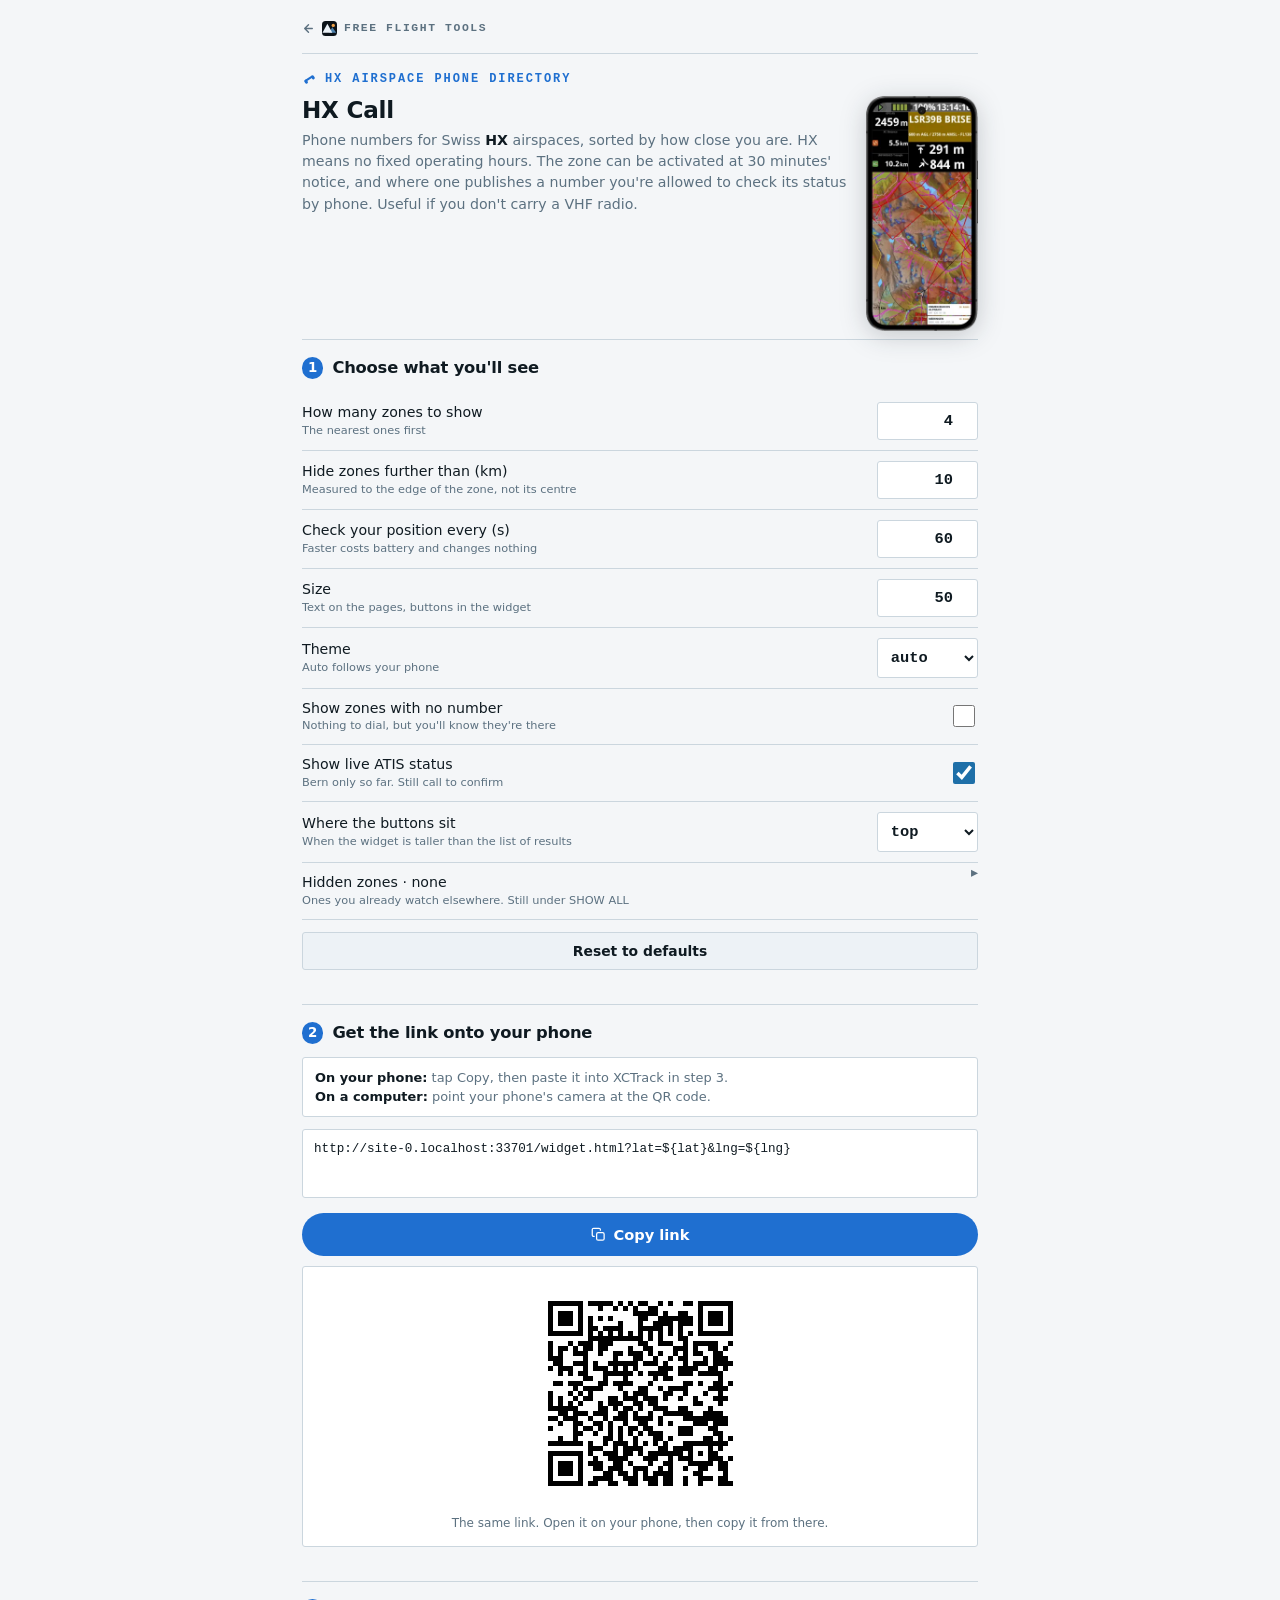
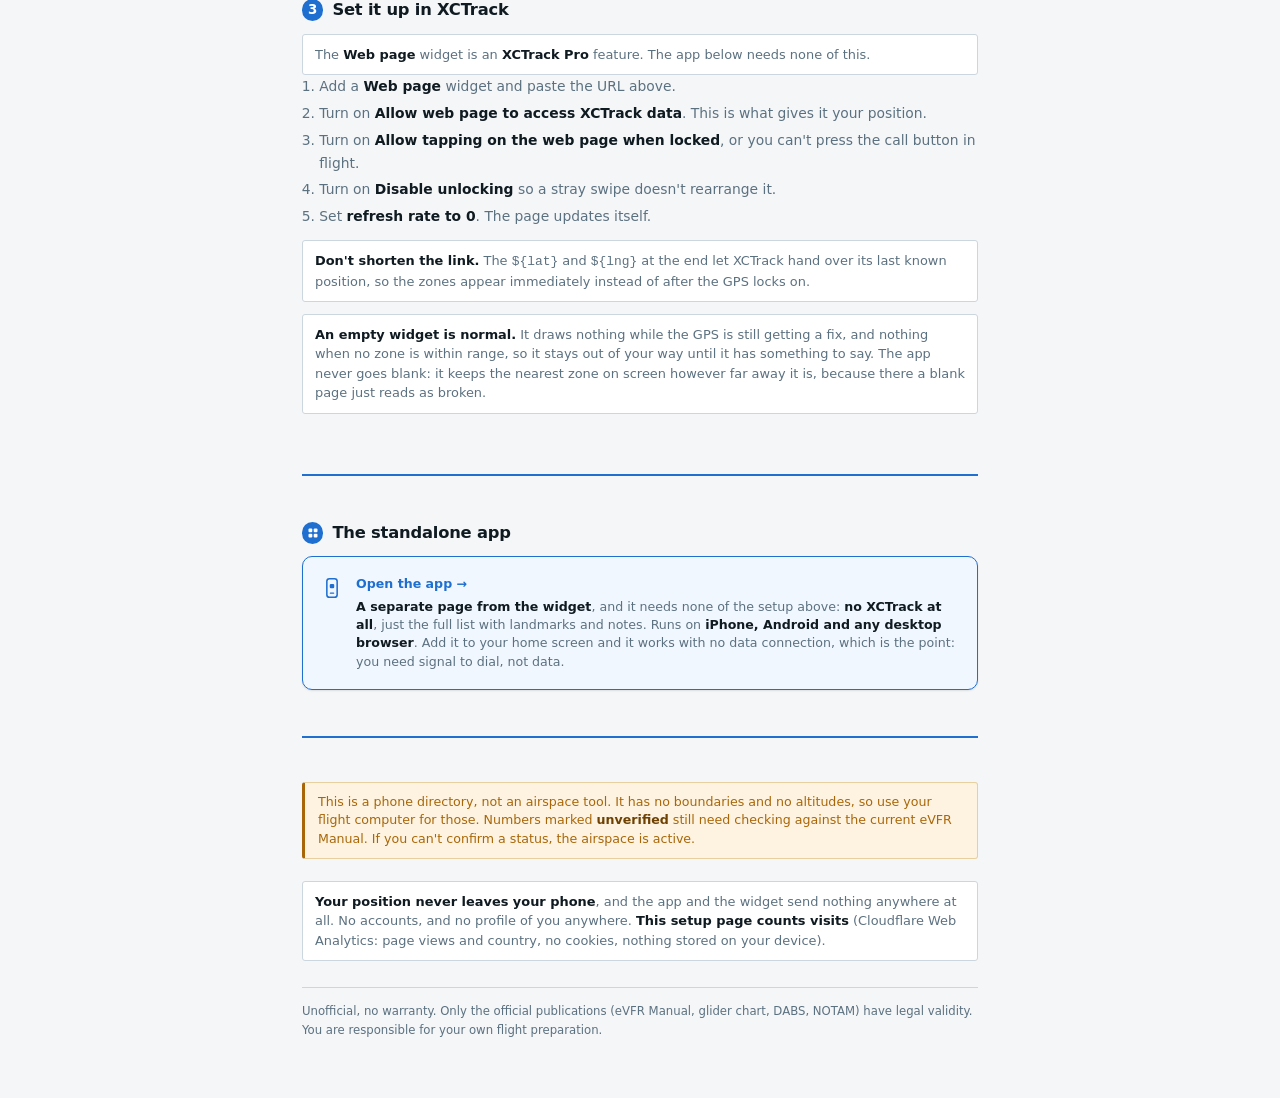
<file: index.html>
<!DOCTYPE html>
<html lang="en">
<head>
<meta charset="utf-8">
<meta name="viewport" content="width=device-width,initial-scale=1,viewport-fit=cover">
<meta name="theme-color" content="#0A1116">
<title>HX Call: Swiss HX airspace phone directory</title>
<link rel="manifest" href="manifest.webmanifest">
<link rel="icon" type="image/svg+xml" href="icon.svg">
<link rel="apple-touch-icon" href="icon-180.png">

<!-- Social preview. See the note in app.html. Regenerate with tools/og-card.html. -->
<meta name="description" content="Phone numbers for Swiss HX airspaces, sorted by how close you are. Needs no data connection.">
<meta property="og:type" content="website">
<meta property="og:site_name" content="Free Flight Tools">
<meta property="og:title" content="HX Call: is that airspace on?">
<meta property="og:description" content="Swiss HX zones activate at 30 minutes' notice. This finds the recorded line that says whether one is active.">
<meta property="og:url" content="https://freeflight-tools.github.io/hx-call/">
<meta property="og:image" content="https://freeflight-tools.github.io/hx-call/og-hxcall.png">
<meta property="og:image:width" content="1200">
<meta property="og:image:height" content="630">
<meta property="og:image:alt" content="HX Call showing the nearest Swiss HX airspaces and their phone numbers.">
<meta name="twitter:card" content="summary_large_image">

<link rel="stylesheet" href="hx/base.css">
<style>
body{background:var(--ink);padding:0 0 40px}
/* the column follows ?size= like everything else on the page. It was a fixed
   640px, so at size=100 the type doubled inside a column that did not move. */
.wrap{max-width:calc(640px * var(--scale));margin:0 auto;padding:20px 14px}
h1{margin:0 0 4px;font-size:1.5em;letter-spacing:-.01em}
.sub{margin:0 0 20px;color:var(--dim);font-size:.92em;line-height:1.5}
.sub b{color:var(--fg)}
button{font:600 .9em var(--sans);cursor:pointer}
/* ── section heads ───────────────────────────────────────────────────
   Same as the Windmap setup page. These were .82em uppercase in --dim, which
   is kicker styling: fine for a label, too quiet for the thing a pilot
   scrolls to find. Now full size, in --fg, and each one OPENS WITH A RULE so
   the previous section visibly ends rather than just stopping. The rule is
   the same hairline as the header strip and the footer.

   The numbered ones carry a badge instead of the words "Step 1:". The number
   is the part that gets scanned, so it should not be buried in a sentence.
   The app section takes an APP GRID rather than a number, so it is legible as
   "not a step" before a word of it is read. (Windmap also has a STAR, for its
   bonus step; this page has no such section.) */
h2{
  margin:34px 0 12px;padding-top:17px;border-top:1px solid var(--rule);
  display:flex;align-items:center;gap:9px;
  font-size:1.06em;font-weight:700;letter-spacing:-.012em;
  text-transform:none;color:var(--fg);
}
h2 .n{
  flex:none;width:1.6em;height:1.6em;border-radius:50%;
  display:flex;align-items:center;justify-content:center;
  background:var(--accent);color:var(--on-accent);
  font:700 .82em/1 var(--sans);letter-spacing:0;
}
/* `display:block` because an inline SVG sits on the text baseline and would
   push itself below centre inside the circle. */
h2 .n svg{display:block}

/* The app is not step 4, and with the same heading treatment as the steps it
   read as one. `.apart` ends the sequence: a full band of space, then a rule
   in the accent rather than the hairline, so the eye registers a different
   kind of boundary before it reads a word. The badge helps too, an app grid
   where the steps have numbers and the bonus step has a star, but spacing is
   what actually does the work here. */
h2.apart{
  margin-top:60px;padding-top:46px;
  border-top:2px solid var(--accent);
}

/* ── the widget in flight, in the header ──────────────────────────────
   FLOATED RIGHT, so the intro wraps round it rather than sitting in a
   column beside it: at 340px a two-column header leaves the prose about
   190px and every line breaks twice. Right rather than left so the text
   keeps the page's left margin, which every other block on the page
   starts from, and the eye is not asked to step in and out again.

   Small on purpose. The family page sells with a 330px phone; by the time
   a reader is here they have already chosen, and the picture only has to
   answer "what does it actually look like". 112px displayed from a 140px
   file, so it stays sharp on a 1.25x screen without carrying a 2x asset.

   `h2{clear:both}` matters: without it a section rule draws straight
   across the phone whenever the intro is shorter than the image. */
.shot{float:right;width:112px;margin:2px 0 8px 18px}
/* On a phone the float is competing for the same line. 112px leaves about
   200px of prose at 340px wide, roughly 28 characters, so it steps down. */
@media (max-width:430px){ .shot{width:92px;margin-left:14px} }
.shot img{display:block;width:100%;height:auto;border-radius:3px;
  filter:drop-shadow(0 5px 13px rgba(15,26,33,.20))}
@media (prefers-color-scheme:dark){:root:not([data-theme="light"]) .shot img{
  filter:drop-shadow(0 5px 15px rgba(0,0,0,.6))}}
[data-theme="dark"] .shot img{filter:drop-shadow(0 5px 15px rgba(0,0,0,.6))}
h2{clear:both}

/* ── family styling ──────────────────────────────────────────────────
   Follows freeflight-tools.github.io, where each tool owns one colour and
   the band is where that colour lives: HX Call the blue of its handset,
   Windmap the amber of its own arrow. Here that is the kicker above the
   title and the action the page exists for.

   This tool's accent happens to be the blue `--chart` already is, so unlike
   the Windmap setup page nothing changes hue. It is still declared as its
   own token, because `--chart` means "the colour data is drawn in" and the
   two are only coincidentally equal.

   Declared on bare :root FIRST and then again in both dark blocks, so no
   colour has its only definition inside a media query. Same rule base.css
   follows. */
:root{--accent:#1F6FD0;--on-accent:#FFFFFF;--wash:#F1F7FE;--wash-hi:#E2EEFB;--wash-line:#CDE0F6}
@media (prefers-color-scheme:dark){:root:not([data-theme="light"]){
  --accent:#6DB0F2;--on-accent:#06121F;--wash:#0B1622;--wash-hi:#102232;--wash-line:#1F3B57}}
[data-theme="dark"]{--accent:#6DB0F2;--on-accent:#06121F;--wash:#0B1622;--wash-hi:#102232;--wash-line:#1F3B57}

/* ── breadcrumb ───────────────────────────────────────────────────────
   The way back to the family page, moved up from the footer. It can sit at
   the top NOW because the page no longer opens on a button: "a second link
   at the top competes with the single primary action" was the whole reason
   it was pushed into the footer, and there is no longer a primary action up
   here to compete with.

   Dim, not accent, and it has to stay that way: the kicker directly below is
   the accent, and two coloured mono lines stacked read as one confused
   heading rather than as a trail and a label. Slightly smaller and less
   tracked than the kicker for the same reason.

   A RULE UNDER IT, not just a margin. It mirrors the one above the footer,
   so the page is bracketed the same way at both ends, and it makes the
   breadcrumb a header strip rather than a stray line crowding the kicker.
   The border is on the wrapper and NOT on the anchor: an `a` set to
   `display:flex` is block-level, which would stretch the tap target across
   the whole column and navigate on a tap far to the right of the words.
   `inline-flex` keeps the target on the words. */
.top{margin:0 0 18px;padding-bottom:11px;border-bottom:1px solid var(--rule)}
.crumb{display:inline-flex;align-items:center;gap:7px;
  font:600 .74em/1 var(--mono);letter-spacing:.14em;text-transform:uppercase;
  color:var(--dim);text-decoration:none}
.crumb svg{flex:none}
@media (hover:hover) and (pointer:fine){ .crumb:hover{color:var(--fg)} }

/* The kicker from the family page's tool bands, with the same handset glyph.
   `em`-based rather than the family page's fixed 11px, so it still follows
   ?size= like the rest of this page. The trailing translate(0 -24) centres
   the handset before it is rotated: its own box is 248x96 centred on (0,24),
   so rotating about the origin throws it off the viewBox. */
.eyebrow{margin:0 0 7px;display:flex;align-items:center;gap:8px;
  font:600 .78em/1 var(--mono);letter-spacing:.16em;text-transform:uppercase;
  color:var(--accent)}
.eyebrow svg{flex:none}
/* The GTranslate switcher is position:fixed at top:12px right:12px, and the
   kicker is now the first line on the page. The kicker runs ~260px and the
   switcher's left edge is at width-84 with "EN" (wider in a language with a
   longer native name), so the two collide below ~372px. Start the page under
   the switcher there rather than beside it: a wrapped two-line kicker in
   letterspaced uppercase looks far worse than 32px of space, and if the CDN
   is unreachable the only cost is that space. */
@media (max-width:380px){ .wrap{padding-top:52px} }

/* ── the thing you can open ───────────────────────────────────────────
   A CARD, not a stadium. The stadium marks the one action a page exists
   for, which on both pages is Copy link. Identical component on the Windmap
   setup page. It carries the tool's own wash rather than the neutral panel
   every other box uses, so the one thing here that OPENS something does not
   read as another note. The wash is the tool's band colour from the family
   page. */
.pick{display:grid;gap:10px;margin:0}
.pick a{display:flex;gap:13px;align-items:flex-start;padding:18px 18px;
  background:var(--wash);border:1px solid var(--accent);border-radius:10px;
  text-decoration:none;color:var(--fg);box-shadow:var(--shadow)}
.pick svg{flex:none;color:var(--accent);margin-top:2px}
.pick span{display:block;font-size:.82em;color:var(--dim);line-height:1.45}

/* The app card and the two boxes under it are all tinted rounded rectangles,
   so the card read as the first of three notes rather than as the one thing
   there you can open. Two changes, both small:

   `.pick a` takes a border in the ACCENT rather than the wash line, which is
   the one thing none of the notes has. `.warn` has an amber left bar, so a
   left bar here would have made them MORE alike, not less.

   `hr.sep` ends the section, and it is the SAME 2px accent rule that h2.apart
   opens it with, at the same 30px remove, so the app sits inside a matched
   pair rather than between a heavy rule and a stray hairline. The disclaimers
   have no heading of their own, so without this the section ran into them.

   Read the four gaps as INSIDE and OUTSIDE the pair of rules. Inside is the
   section's own padding, 46px at each end, which is what keeps the heading and
   the card off the rules. Outside is its margin: 60px above, 44px below. The
   band above is the larger because that is where the numbered sequence ends,
   which is the boundary a reader is most likely to misread.

   `hr.sep`'s margin-TOP is inner padding and its margin-BOTTOM is outer
   margin, which is easy to misread as one number doing one job. The 44px also
   wins the margin collapse against `.warn`'s own 24px, so changing `.warn`
   will not move it. */
hr.sep{border:0;border-top:2px solid var(--accent);margin:46px 0 44px}
/* FIRST-CHILD, not every `b`. The blurb uses `b` for inline emphasis, and an
   unscoped rule turned those into accent-coloured block elements that broke
   the sentence into pieces around them. */
.pick span > b:first-child{display:block;font-size:1em;margin-bottom:4px;color:var(--accent)}
.pick span b{color:var(--fg)}

.field{display:flex;align-items:center;gap:10px;padding:10px 0;border-bottom:1px solid var(--rule)}
.field label{flex:1;min-width:0;font-size:.92em}
.field label small{display:block;color:var(--dim);font-size:.8em;line-height:1.4}
.field input[type=number],.field select{
  width:calc(92px * var(--scale));padding:9px;background:var(--panel);color:var(--fg);
  border:1px solid var(--rule);border-radius:3px;
  font:600 1em var(--mono);text-align:right;
}
/* Enums size to their longest option, capped so a long one cannot crowd the
   label off a narrow phone. Same rule as the Windmap setup page, where a
   fixed width clipped "bottom-right" to "bottom-". */
.field select{text-align:left;width:auto;min-width:calc(92px * var(--scale));max-width:45%}
.field input[type=checkbox]{width:22px;height:22px;flex:none;accent-color:var(--chart)}

/* the hide list: collapsed, so thirteen zones cost one row until wanted */
.field.set{display:block;position:relative}
.field.set > summary{list-style:none;cursor:pointer;font-size:.92em;display:block}
.field.set > summary::-webkit-details-marker{display:none}
.field.set > summary::after{content:"▸";position:absolute;right:0;top:0;color:var(--dim)}
.field.set[open] > summary::after{content:"▾"}
.field.set small{display:block;color:var(--dim);font-size:.8em}
.setlist{display:flex;flex-direction:column;gap:9px;padding:12px 0 2px}
.setlist label{display:flex;align-items:center;gap:9px;font-size:.88em;line-height:1.25}
.setlist input{width:20px;height:20px;flex:none;accent-color:var(--chart)}
.setlist i{font-style:normal;color:var(--dim);font-size:.78em;margin-left:auto;flex:none}

#reset{
  width:100%;padding:10px;margin-top:12px;background:var(--panel-hi);
  border:1px solid var(--rule);border-radius:3px;color:var(--fg);
}
#url{
  width:100%;padding:11px;margin-top:12px;background:var(--panel);color:var(--fg);
  border:1px solid var(--rule);border-radius:3px;
  font:400 .82em var(--mono);word-break:break-all;resize:none;
}
/* The one action the page exists for, and the only stadium on it: the
   family page uses that shape for the single action per band. `#reset`
   stays a neutral panel button, since it undoes work rather than advancing
   it. White text in both palettes: the dark accent is light enough that the
   family page flips its CTA text to near-black there, and it does the same
   here. */
#copy{
  width:100%;padding:13px;margin-top:8px;background:var(--accent);border:0;
  border-radius:999px;color:var(--on-accent);font:700 .95em var(--sans);
}
/* the icon + label row. `#copy` sets its own text through the span, never
   through the button's textContent, which would wipe the two SVGs. */
#copy{display:flex;align-items:center;justify-content:center;gap:8px}
#copy svg{flex:none}
#copy .ic-ok{display:none}
#copy.ok .ic-copy{display:none}
#copy.ok .ic-ok{display:block}

/* The code stays dark-on-white in both themes: plenty of scanners refuse an
   inverted symbol, and this one exists to be read by a phone camera. */
.qr{
  margin-top:10px;padding:14px;display:flex;flex-direction:column;
  align-items:center;gap:9px;background:var(--panel);
  border:1px solid var(--rule);border-radius:3px;
}
.qr canvas{display:block;border-radius:2px;image-rendering:pixelated}
.qr small{color:var(--dim);font-size:.78em;line-height:1.4;text-align:center}
ol{margin:0;padding-left:1.25em;font-size:.9em;line-height:1.65;color:var(--dim)}
ol b{color:var(--fg)}
ol li{margin-bottom:4px}
.note{
  margin:12px 0 0;padding:10px 12px;background:var(--panel);
  border:1px solid var(--rule);border-radius:3px;
  color:var(--dim);font-size:.84em;line-height:1.5;
}
.note b{color:var(--fg)}
/* A 3px left bar in the full amber, as on the family page. Without it this
   box is a tinted rounded rectangle, which is exactly what the app card
   above it is: on the Windmap page both washes are warm and the two read
   as a pair. The bar makes one of them a warning at a glance. */
.warn{margin:24px 0 0;padding:10px 12px 10px 13px;background:var(--amber-bg);
  border:1px solid var(--amber-line);border-left:3px solid var(--amber);
  border-radius:3px;color:var(--amber);font-size:.82em;line-height:1.45}
/* Emphasis inside an amber panel has to move with the theme. On the Windmap
   pages a hardcoded dark-theme tint put the safety warning's bold words at
   roughly no contrast on the light background, so the emphasised text was
   the least legible in the box. `--amber-str` is the fix, in hx/base.css. */
.warn b{color:var(--amber-str)}
.priv{
  margin:22px 0 0;padding:10px 12px;background:var(--panel);
  border:1px solid var(--rule);border-radius:3px;
  color:var(--dim);font-size:.84em;line-height:1.5;
}
.priv b{color:var(--fg)}
footer{margin-top:26px;padding-top:14px;border-top:1px solid var(--rule);
  color:var(--dim);font-size:.76em;line-height:1.6}
footer p{margin:0 0 10px;font-size:1.1em}

/* ── pointer feedback (see hx/base.css) ─────────────────────────── */
#reset:active{background:var(--panel-hi)}
/* --wash-hi, NOT --panel-hi: the card is washed, and the grey panel tint used
   to replace that wash on tap, so pressing it turned the card grey. */
.pick a:active{background:var(--wash-hi)}
#copy:active{filter:brightness(.92)}
@media (hover:hover) and (pointer:fine){
  .pick a,#reset,#copy{transition:background-color .12s,border-color .12s,filter .12s,transform .14s}
  #reset:hover{border-color:var(--accent)}
  /* The card had `border-color:var(--accent)` on hover, which did nothing at
     all once its resting border became the accent too. It deepens its wash
     instead, and takes the same 1px lift as the button. */
  .pick a:hover,#copy:hover{transform:translateY(-1px)}
  .pick a:hover{background:var(--wash-hi)}
  #copy:hover{filter:brightness(1.06)}
  .field.set > summary:hover,.setlist label:hover{color:var(--fg)}
}
@media (prefers-reduced-motion:reduce){*{transition:none !important;animation:none !important}}

/* ── language switcher (GTranslate) ─────────────────────────────────
   Setup page only. Never app.html or widget.html: those are read in the
   air, and a third-party script there would put a network dependency
   inside the offline behaviour.

   Their widget ships its own stylesheet and sets the wrapper position
   inline, so these need !important to land. Class names were read off
   the rendered DOM rather than guessed. Everything here restyles markup
   the script injects, so if the CDN is unreachable nothing appears and
   the page stays exactly as it is in English. */
#gt_float_wrapper{top:12px !important;right:12px !important;z-index:60 !important}
.gt_float_switcher{
  font-family:var(--sans) !important;
  background:var(--panel) !important;
  border:1px solid var(--rule) !important;
  border-radius:4px !important;
  box-shadow:var(--shadow) !important;
  overflow:hidden !important;
  color:var(--fg) !important;
}
.gt_float_switcher .gt-selected{border:0 !important;background:none !important}
.gt_float_switcher .gt-selected .gt-current-lang{
  padding:7px 10px !important;
  font:600 11px/1 var(--mono) !important;
  letter-spacing:.1em;text-transform:uppercase;color:var(--fg) !important;
}
.gt_float_switcher img{width:15px !important;height:15px !important;border-radius:2px}
.gt_float_switcher .gt_options{
  background:var(--panel) !important;border-top:1px solid var(--rule) !important;
}
.gt_float_switcher .gt_options a{
  color:var(--fg) !important;background:var(--panel) !important;
  font:400 13px/1.2 var(--sans) !important;padding:9px 11px !important;
}
.gt_float_switcher .gt_options a:hover{background:var(--panel-hi) !important}
.gt_float_switcher .gt_options a.gt-current{color:var(--chart) !important;font-weight:650 !important}
/* their caret is a dark glyph, so it vanishes on the dark palette */
@media (prefers-color-scheme:dark){
  :root:not([data-theme="light"]) .gt_float_switcher-arrow{filter:invert(1) opacity(.75)}
}
[data-theme="dark"] .gt_float_switcher-arrow{filter:invert(1) opacity(.75)}
</style>
</head>
<body>
<div class="wrap">

  <!-- Breadcrumb. The mark sits INSIDE the anchor here, unlike the footer
       version it replaces: that one had to keep the icon outside because
       text-decoration drew straight through it and an inline-flex anchor
       took its baseline from its first item. Neither applies to a flex row
       with no underline. `translate="no"` because it is a name, and
       GTranslate turned it into "Kostenlose Flugtools" in German. -->
  <div class="top">
    <a class="crumb notranslate" translate="no" href="https://freeflight-tools.github.io/">
    <svg width="13" height="13" viewBox="0 0 24 24" fill="none" stroke="currentColor"
         stroke-width="2.6" stroke-linecap="round" stroke-linejoin="round" aria-hidden="true">
      <path d="M19 12H6M12 5l-7 7 7 7"/>
    </svg>
    <svg width="15" height="15" viewBox="0 0 64 64" aria-hidden="true">
      <rect width="64" height="64" rx="15" fill="#0B1218"/>
      <circle cx="48" cy="19" r="7" fill="#F0A24A"/>
      <path d="M30 50 L44 27 L61 50 Z" fill="#4E82AD"/>
      <path d="M2 50 L23 12 L44 50 Z" fill="#EAF1F7"/>
    </svg>
      Free Flight Tools
    </a>
  </div>

  <!-- The same kicker and the same handset glyph as this tool's band on the
       family page, so the two pages read as one product. The wording is the
       family page's eyebrow verbatim; if one changes, change both. -->
  <p class="eyebrow">
    <svg width="15" height="15" viewBox="0 0 64 64" aria-hidden="true">
      <g transform="translate(32 32) rotate(-32) scale(.19) translate(0 -24)" fill="currentColor">
        <rect x="-96" y="-24" width="192" height="48" rx="24"/>
        <rect x="-124" y="-24" width="66" height="96" rx="30"/>
        <rect x="58" y="-24" width="66" height="96" rx="30"/>
      </g>
    </svg>
    HX airspace phone directory
  </p>

  <!-- AFTER the kicker, before the title. A float has to precede whatever
       wraps round it, and putting it first stole the kicker's line: at
       390px "LIVE WIND STATION READINGS" broke into two. Here the kicker
       keeps a full-width line and only the title and prose wrap. -->
  <figure class="shot">
    <picture>
      <source srcset="img/widget.webp" type="image/webp">
      <img src="img/widget.png" width="140" height="294" decoding="async"
           alt="The widget over XCTrack's own map: the airspace zones in range, each with the number to call.">
    </picture>
  </figure>

  <h1 class="notranslate" translate="no">HX Call</h1>
  <p class="sub">
    Phone numbers for Swiss <b>HX</b> airspaces, sorted by how close you are.
    HX means no fixed operating hours. The zone can be activated at 30 minutes'
    notice, and where one publishes a number you're allowed to check its status
    by phone. Useful if you don't carry a VHF radio.
    <!-- The permission is general (VFR RAC 4-0-0-1 §0.2.2), the numbers are
         not: 8 of the 13 zones publish one, 5 do not, and `nonum` hides those
         five by default. Corrected here to match the same sentence on the
         family page, 2026-08-16. -->
  </p>

  <!-- NO BUTTONS AT THE TOP, and never one pointing at widget.html. Opened
       in a normal browser that page is transparent and blank until a zone is
       in range, so it renders as a white page and reads as broken. It used to
       be linked from here and did exactly that. The URL box and the QR below
       are how the widget reaches a phone.

       Same arrangement as the Windmap setup page: the configurator is the
       page, and the app it also ships gets a card after the steps. -->

  <h2><span class="n">1</span>Choose what you'll see</h2>
  <div id="fields"></div>
  <button type="button" id="reset">Reset to defaults</button>

  <!-- The URL box and the QR used to sit under the configurator heading with
       nothing explaining them, so a reader met a read-only field of text and
       had to work out what to do with it. Same step, same note and same order
       as the Windmap setup page. -->
  <h2><span class="n">2</span>Get the link onto your phone</h2>
  <p class="note">
    <b>On your phone:</b> tap Copy, then paste it into XCTrack in step 3.<br>
    <b>On a computer:</b> point your phone's camera at the QR code.
  </p>
  <textarea id="url" rows="3" readonly translate="no"></textarea>
  <button id="copy" type="button">
    <svg class="ic-copy" width="15" height="15" viewBox="0 0 24 24" fill="none" stroke="currentColor"
         stroke-width="2" stroke-linecap="round" stroke-linejoin="round" aria-hidden="true">
      <rect x="9" y="9" width="12" height="12" rx="2.4"/>
      <path d="M5 15H4.2A2.2 2.2 0 0 1 2 12.8V4.2A2.2 2.2 0 0 1 4.2 2h8.6A2.2 2.2 0 0 1 15 4.2V5"/>
    </svg>
    <svg class="ic-ok" width="15" height="15" viewBox="0 0 24 24" fill="none" stroke="currentColor"
         stroke-width="2.8" stroke-linecap="round" stroke-linejoin="round" aria-hidden="true">
      <path d="M20 6L9 17l-5-5"/>
    </svg>
    <span id="copyTxt" aria-live="polite">Copy link</span>
  </button>

  <div class="qr">
    <canvas id="qrc" role="img" aria-label="QR code of the widget URL"></canvas>
    <small>The same link. Open it on your phone, then copy it from there.</small>
  </div>

  <h2><span class="n">3</span>Set it up in XCTrack</h2>
  <!-- The Pro requirement is stated ONCE, quietly, and only here: it is a fact
       about XCTrack rather than about this tool, and it goes at the first line
       that asks for something a reader cannot do without it. Not in the intro,
       and not on the family page. It also does not apply to the app, which is
       the whole point of the standalone section below. Same note, same
       placement, on the Windmap setup page. -->
  <p class="note">
    The <b>Web page</b> widget is an <b>XCTrack Pro</b> feature. The app below
    needs none of this.
  </p>
  <ol>
    <li>Add a <b>Web page</b> widget and paste the URL above.</li>
    <li>Turn on <b>Allow web page to access XCTrack data</b>. This is what gives it your position.</li>
    <li>Turn on <b>Allow tapping on the web page when locked</b>, or you can't press the call button in flight.</li>
    <li>Turn on <b>Disable unlocking</b> so a stray swipe doesn't rearrange it.</li>
    <li>Set <b>refresh rate to 0</b>. The page updates itself.</li>
  </ol>

  <!-- getLocation() returns the string "null" until the GPS has a fix, which is
       exactly when a pilot is standing at launch looking at a blank widget and
       deciding the thing is broken. The placeholders are XCTrack's last known
       position and cover that gap. An unsubstituted "${lat}" arrives as a
       literal, parses to NaN and is ignored, so the chain falls through rather
       than showing a wrong position. Same note, same reason, on the Windmap
       setup page. -->
  <p class="note">
    <b>Don't shorten the link.</b> The <code translate="no">${lat}</code> and <code translate="no">${lng}</code>
    at the end let XCTrack hand over its last known position, so the zones
    appear immediately instead of after the GPS locks on.
  </p>

  <p class="note">
    <b>An empty widget is normal.</b> It draws nothing while the GPS is still
    getting a fix, and nothing when no zone is within range, so it stays out of
    your way until it has something to say. The app never goes blank: it keeps
    the nearest zone on screen however far away it is, because there a blank
    page just reads as broken.
  </p>

  <!-- The app, in the slot the Windmap setup page uses for its list. The
       difference is the billing, and it is deliberate: HX Call is a phone
       directory, so a plain list needs no map and no overlay and IS the whole
       product. That makes this the only version available to a pilot on iOS,
       or to anyone who does not fly with XCTrack. Windmap's list is the
       mirror image, an extra that loses the point of Windmap without a map. -->
  <h2 class="apart"><span class="n"><svg width="12" height="12" viewBox="0 0 24 24" fill="currentColor"
      aria-hidden="true"><rect x="3" y="3" width="7.6" height="7.6" rx="2.1"/><rect x="13.4" y="3" width="7.6" height="7.6" rx="2.1"/><rect x="3" y="13.4" width="7.6" height="7.6" rx="2.1"/><rect x="13.4" y="13.4" width="7.6" height="7.6" rx="2.1"/></svg></span>The standalone app</h2>
  <div class="pick">
    <a id="toapp" href="app.html">
      <!-- A phone with one app tile on it: this link opens something you can
           keep, not another page of instructions. Same glyph on the Windmap
           setup page, in that tool's colour. -->
      <svg width="22" height="22" viewBox="0 0 64 64" aria-hidden="true">
        <rect x="17" y="5" width="30" height="54" rx="7.5" fill="none"
              stroke="currentColor" stroke-width="4.5"/>
        <rect x="25.5" y="20" width="13" height="13" rx="3.6" fill="currentColor"/>
        <path d="M27.5 47 h9" fill="none" stroke="currentColor" stroke-width="4"
              stroke-linecap="round"/>
      </svg>
      <span>
        <b>Open the app →</b>
        <b>A separate page from the widget</b>, and it needs none of the setup
        above: <b>no XCTrack at all</b>, just the full list with landmarks and
        notes. Runs on <b>iPhone, Android and any desktop browser</b>. Add it to
        your home screen and it works with no data connection, which is the
        point: you need signal to dial, not data.
      </span>
    </a>
  </div>

  <hr class="sep">

  <p class="warn">
    This is a phone directory, not an airspace tool. It has no boundaries and no
    altitudes, so use your flight computer for those. Numbers marked
    <b>unverified</b> still need checking against the current eVFR Manual.
    If you can't confirm a status, the airspace is active.
  </p>

  <!-- One sentence, above the legal line rather than inside it: a pilot asked
       for GPS on first launch wants this answered, and burying it in the
       disclaimer reads as though it were also a liability caveat. -->
  <p class="priv"><b>Your position never leaves your phone</b>, and the app and
    the widget send nothing anywhere at all. No accounts, and no profile of you
    anywhere. <b>This setup page counts visits</b> (Cloudflare Web Analytics:
    page views and country, no cookies, nothing stored on your device).</p>

  <footer>
    <!-- The family link moved to the breadcrumb at the top of the page. -->
    Unofficial, no warranty. Only the official publications (eVFR Manual, glider
    chart, DABS, NOTAM) have legal validity. You are responsible for your own
    flight preparation.
  </footer>

</div>

<script src="hx/data.js"></script>
<script src="hx/core.js"></script>
<script src="hx/qr.js"></script>
<script src="hx/fields.js"></script>
<script src="hx/offline.js"></script>
<script>
"use strict";

HX.applyTheme();

const urlBox = document.getElementById("url");

const qrCanvas = document.getElementById("qrc");

function drawQr(url){
  const r = HX.qr(url);
  if (!r){ qrCanvas.hidden = true; return; }    // longer than version 10 holds
  qrCanvas.hidden = false;

  const quiet = 4, n = r.size + quiet * 2;
  const scale = Math.max(3, Math.floor(260 / n));
  qrCanvas.width = qrCanvas.height = n * scale;
  qrCanvas.style.width = qrCanvas.style.height = (n * scale) + "px";

  const g = qrCanvas.getContext("2d");
  g.fillStyle = "#fff";
  g.fillRect(0, 0, n * scale, n * scale);       // the quiet zone is part of it
  g.fillStyle = "#000";
  for (let y = 0; y < r.size; y++)
    for (let x = 0; x < r.size; x++)
      if (r.modules[y][x])
        g.fillRect((x + quiet) * scale, (y + quiet) * scale, scale, scale);
}

function refreshLinks(){
  /* placeholders on the WIDGET url only. The app has a real geolocation
     permission to fall back on; the widget inside XCTrack does not. */
  const w = HX.buildUrl("widget.html", null, { placeholders: true });
  const a = HX.buildUrl("app.html");
  /* No #towidget any more: linking straight to widget.html opened a
     transparent page that renders white in a browser. The widget URL now
     only ever leaves this page through the box and the QR below. */
  document.getElementById("toapp").href = a;
  urlBox.value = new URL(w, location.href).href;
  drawQr(urlBox.value);
}

/* fields generated from HX.SPEC, the same renderer the app's sheet uses,
   and here nothing is skipped: this is where widget URLs get built */
const fields = HX.fields(document.getElementById("fields"), {
  onChange: refreshLinks
});

document.getElementById("reset").addEventListener("click", function(){
  HX.resetConfig();
  fields.reload();
  refreshLinks();
});

/* The label is written through the span, never through the button's own
   textContent, which would delete the two icons with it. "Copy link" on both
   setup pages; this one said "Copy widget URL". */
const copyBtn = document.getElementById("copy");
const copyTxt = document.getElementById("copyTxt");
let copyTimer = 0;

copyBtn.addEventListener("click", function(){
  const done = function(){
    copyBtn.className = "ok";
    copyTxt.textContent = "Copied";
    /* clear first: hammering the button otherwise stacks timers, and the
       earliest one resets the label while a later copy still reads as fresh */
    if (copyTimer) clearTimeout(copyTimer);
    copyTimer = setTimeout(function(){
      copyBtn.className = "";
      copyTxt.textContent = "Copy link";
      copyTimer = 0;
    }, 1600);
  };
  if (navigator.clipboard && navigator.clipboard.writeText){
    navigator.clipboard.writeText(urlBox.value).then(done, function(){ urlBox.select(); });
  } else {
    urlBox.select(); try { document.execCommand("copy"); done(); } catch(e){}
  }
});

refreshLinks();
</script>

<!-- ══ AUTOMATIC TRANSLATION ═══════════════════════════════════════════
     GTranslate, on this setup page and the hub ONLY. Never app.html or
     widget.html: those are read in the air, and HX Call in particular
     exists to work with no data connection, so a third-party script would
     put a network dependency inside that guarantee. Aviation English is
     also the right register for the readings themselves.

     At the end of <body> and `defer`red, so it cannot block the first
     paint. If the CDN is unreachable the switcher never appears and the
     page stays fully readable in English.
     ═══════════════════════════════════════════════════════════════════ -->
<div class="gtranslate_wrapper"></div>
<script>window.gtranslateSettings = {"default_language":"en","native_language_names":true,"detect_browser_language":true,"languages":["en","de","fr","it","es"],"wrapper_selector":".gtranslate_wrapper","switcher_horizontal_position":"right","switcher_vertical_position":"top","float_switcher_open_direction":"bottom"}</script>
<script src="https://cdn.gtranslate.net/widgets/latest/float.js" defer></script>

<!-- ══ VISIT COUNTING ═══════════════════════════════════════════════════
     Cloudflare Web Analytics, on THIS PAGE ONLY. Never app.html and never
     widget.html: those are read in the air, HX Call exists to work with no
     data connection at all, and a beacon there would put a network request
     inside that guarantee. Same rule as the translation widget above, and
     for the same reason.

     Cookieless by design. It stores nothing on the device and builds no
     cross-site profile, which is what keeps it out of consent-banner
     territory. The small print says so in plain words, because the page
     promised "no analytics" before this existed and must not now be wrong
     about itself.

     THE TOKEN IS INJECTED, not hardcoded into a <script src>. An
     unconfigured page then makes NO request at all: until a real 32-hex
     token is pasted in, this does nothing and costs nothing. Fail closed,
     so the page is safe to ship before the account exists.
     ═══════════════════════════════════════════════════════════════════ -->
<script>
(function () {
  var TOKEN = "2537f91a24654d4c8ed453f8c445c6b9";
  if (!/^[a-f0-9]{32}$/.test(TOKEN)) return;      /* not set up yet */
  var s = document.createElement("script");
  s.defer = true;
  s.src = "https://static.cloudflareinsights.com/beacon.min.js";
  s.setAttribute("data-cf-beacon", '{"token":"' + TOKEN + '"}');
  document.head.appendChild(s);
})();
</script>

</body>
</html>
</file>
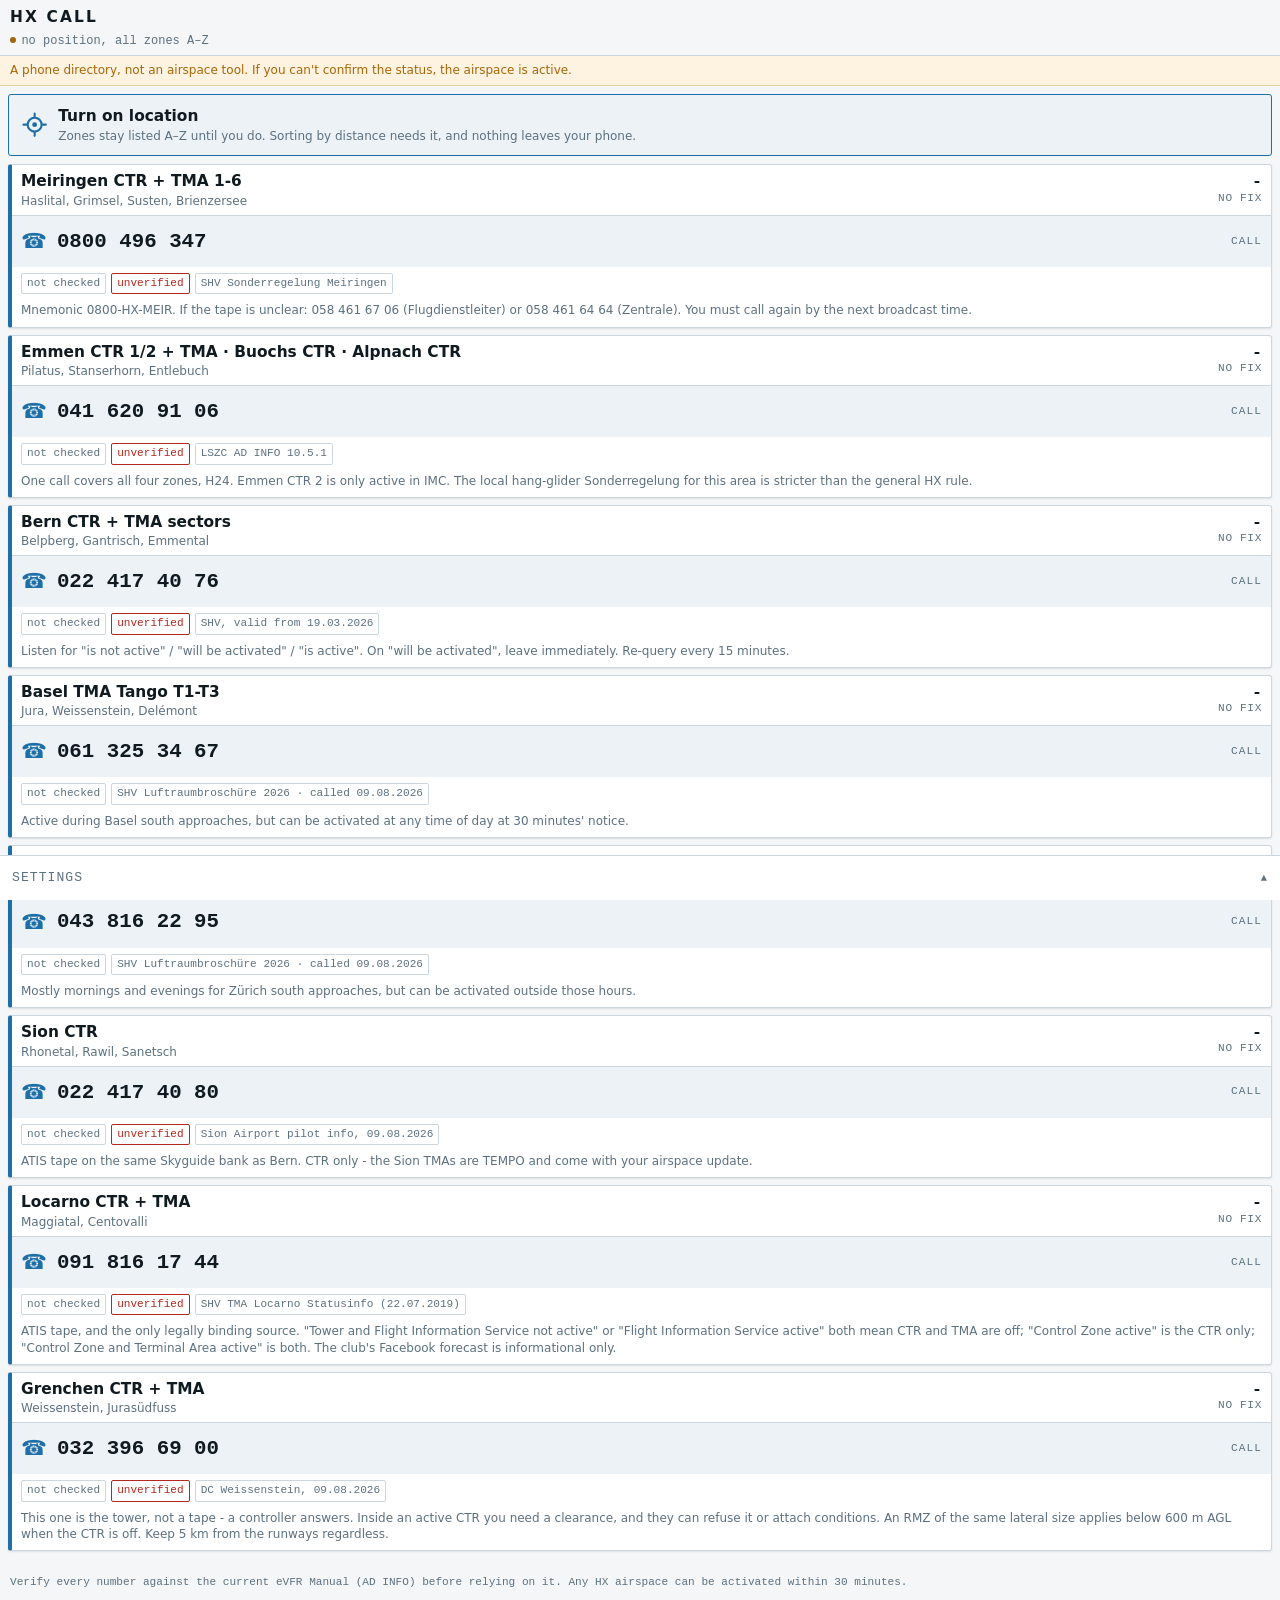
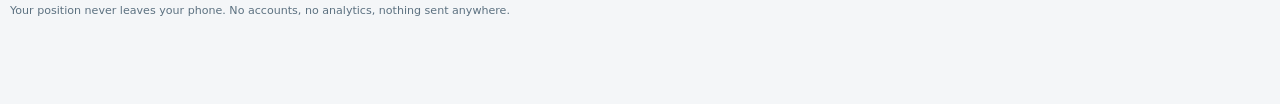
<file: app.html>
<!DOCTYPE html>
<html lang="en">
<head>
<meta charset="utf-8">
<meta name="viewport" content="width=device-width,initial-scale=1,viewport-fit=cover">
<meta name="theme-color" content="#0A1116">
<meta name="apple-mobile-web-app-capable" content="yes">
<meta name="apple-mobile-web-app-title" content="HX Call">
<meta name="mobile-web-app-capable" content="yes">
<title>HX Call</title>
<link rel="manifest" href="manifest.webmanifest">
<link rel="icon" type="image/svg+xml" href="icon.svg">
<link rel="apple-touch-icon" href="icon-180.png">

<!-- Social preview. These links get pasted into pilots' chat groups, which is
     the whole distribution channel, and without these tags the paste renders as a
     bare grey URL. Absolute, not relative: WhatsApp, Telegram and Slack do
     resolve a relative og:image, but the spec asks for absolute and some
     scrapers refuse otherwise. Regenerate the card with tools/og-card.html. -->
<meta name="description" content="Phone numbers for Swiss HX airspaces, sorted by how close you are. Needs no data connection.">
<meta property="og:type" content="website">
<meta property="og:site_name" content="Free Flight Tools">
<meta property="og:title" content="HX Call: is that airspace on?">
<meta property="og:description" content="Swiss HX zones activate at 30 minutes' notice. This finds the recorded line that says whether one is active.">
<meta property="og:url" content="https://freeflight-tools.github.io/hx-call/app.html">
<meta property="og:image" content="https://freeflight-tools.github.io/hx-call/og-hxcall.png">
<meta property="og:image:width" content="1200">
<meta property="og:image:height" content="630">
<meta property="og:image:alt" content="HX Call showing the nearest Swiss HX airspaces and their phone numbers.">
<meta name="twitter:card" content="summary_large_image">

<link rel="stylesheet" href="hx/base.css">
<style>
/* ── standalone layout ─────────────────────────────────────────────
   Data first. Settings live in a collapsed sheet pinned to the bottom
   so they never push results down the page. */

body{background:var(--ink);padding-bottom:calc(64px * var(--scale))}

header{
  position:sticky;top:0;z-index:5;background:var(--ink);
  border-bottom:1px solid var(--rule);padding:7px 10px 6px;
}
.brand{font-size:1em;font-weight:800;letter-spacing:.14em;text-transform:uppercase}
.fix{margin-top:4px;font-family:var(--mono);font-size:.78em;color:var(--dim)}
.caveat{
  margin:0;padding:6px 10px;background:var(--amber-bg);
  border-bottom:1px solid var(--amber-line);color:var(--amber);
  font-size:.78em;line-height:1.35;
}

#locate{
  display:flex;align-items:center;gap:11px;
  width:calc(100% - 16px);margin:8px 8px 0;padding:12px 13px;
  background:var(--panel-hi);border:1px solid var(--chart);border-radius:3px;
  color:var(--fg);font:600 1em/1.2 var(--sans);text-align:left;
}
#locate .ic{
  flex:none;width:calc(23px * var(--scale));height:calc(23px * var(--scale));
  color:var(--chart);
}
#locate .tx{flex:1;min-width:0}
#locate b{display:block;font-weight:700}
#locate small{display:block;margin-top:4px;font-weight:400;font-size:.78em;color:var(--dim)}
/* blocked or insecure is a fault to fix, not an invitation, so say so in amber */
#locate.blocked{border-color:var(--amber)}
#locate.blocked .ic{color:var(--amber)}

main{padding:8px 8px 4px}

.strip{
  background:var(--panel);border:1px solid var(--rule);
  border-left:4px solid var(--chart);border-radius:3px;
  overflow:hidden;margin-bottom:7px;box-shadow:var(--shadow);
}
.strip.fresh{border-left-color:var(--green)}
.strip.due{border-left-color:var(--amber)}
.strip.na{border-left-color:var(--dim);opacity:.72}

.head{display:flex;gap:8px;padding:7px 9px 5px}
.nm{flex:1;min-width:0}
.nm h2{margin:0;font-size:1em;font-weight:700;line-height:1.2}
.nm p{margin:2px 0 0;font-size:.78em;color:var(--dim)}
.rng{font-family:var(--mono);text-align:right;flex:none;line-height:1.15}
.rng b{display:block;font-size:1.08em}
.rng i{display:block;font-size:.72em;font-style:normal;color:var(--dim);letter-spacing:.06em}
.rng.in b{color:var(--amber)}

.call{
  display:flex;align-items:center;gap:10px;padding:11px 9px;
  background:var(--panel-hi);border-top:1px solid var(--rule);
  color:var(--fg);text-decoration:none;
}
.gl{font-size:1.35em;line-height:1;color:var(--chart)}
.num{font-family:var(--mono);font-size:1.35em;font-weight:700;flex:1}
.go{font-family:var(--mono);font-size:.72em;color:var(--dim);letter-spacing:.1em}

.stub{padding:9px;font-size:.85em;color:var(--dim);border-top:1px solid var(--rule)}
.stub b{color:var(--fg)}
.meta{display:flex;flex-wrap:wrap;gap:5px;padding:6px 9px 8px}
.meta button{all:unset;color:inherit;text-decoration:underline;margin-left:5px;cursor:pointer}
.note{padding:0 9px 8px;margin:0;font-size:.78em;color:var(--dim);line-height:1.35}

.more{
  margin:2px 8px 0;padding:11px;width:calc(100% - 16px);background:none;
  border:1px dashed var(--rule);border-radius:3px;color:var(--dim);
  font-family:var(--mono);font-size:.78em;letter-spacing:.08em;
}

/* ── settings sheet ─────────────────────────────────────────────── */
#sheet{
  position:fixed;left:0;right:0;bottom:0;z-index:10;
  background:var(--panel);border-top:1px solid var(--rule);
  padding-bottom:env(safe-area-inset-bottom);
  max-height:82vh;overflow:auto;
}
#sheet > summary{
  list-style:none;cursor:pointer;padding:13px 12px;
  display:flex;align-items:center;gap:8px;
  font-size:.85em;color:var(--dim);font-family:var(--mono);letter-spacing:.08em;
}
#sheet > summary::-webkit-details-marker{display:none}
#sheet > summary::after{content:"▲";margin-left:auto;font-size:.8em}
#sheet[open] > summary::after{content:"▼"}

.rowset{padding:0 12px 12px;display:flex;flex-direction:column;gap:14px}
.field{display:flex;align-items:center;gap:10px}
.field label{flex:1;min-width:0;font-size:.9em}
.field label small{display:block;color:var(--dim);font-size:.76em;font-weight:400}
.field input[type=number],.field select{
  width:calc(84px * var(--scale));padding:9px;background:var(--ink);
  color:var(--fg);border:1px solid var(--rule);border-radius:3px;
  font:600 1em var(--mono);text-align:right;
}
.field select{text-align:left}
.field input[type=checkbox]{width:22px;height:22px;accent-color:var(--chart)}

/* the hide list: collapsed, so thirteen zones cost one row until wanted */
.field.set{display:block;position:relative}
.field.set > summary{
  list-style:none;cursor:pointer;font-size:.9em;display:block;
}
.field.set > summary::-webkit-details-marker{display:none}
.field.set > summary::after{content:"▸";position:absolute;right:0;top:0;color:var(--dim)}
.field.set[open] > summary::after{content:"▾"}
.field.set small{display:block;color:var(--dim);font-size:.76em;font-weight:400}
.setlist{display:flex;flex-direction:column;gap:9px;padding:11px 0 2px}
.setlist label{display:flex;align-items:center;gap:9px;font-size:.85em;line-height:1.25}
.setlist input{width:20px;height:20px;flex:none;accent-color:var(--chart)}
.setlist i{font-style:normal;color:var(--dim);font-size:.78em;margin-left:auto;flex:none}

.sheetfoot{display:flex;gap:8px;padding:0 12px 14px}
.sheetfoot button,.sheetfoot a{
  flex:1;padding:10px;text-align:center;text-decoration:none;
  background:var(--panel-hi);border:1px solid var(--rule);border-radius:3px;
  color:var(--fg);font:600 .85em var(--sans);
}
footer{padding:12px 10px;color:var(--dim);font-size:.72em;line-height:1.5;font-family:var(--mono)}
/* Visible, not a footnote, but quieter than the eVFR warning above it, which
   is the one that matters in the air. */
.priv{margin:0;padding:0 10px 14px;color:var(--dim);font-size:.72em;line-height:1.5}

/* ── pointer feedback (see hx/base.css) ─────────────────────────── */
.call:active{background:var(--rule)}
.more:active,#locate:active,.sheetfoot button:active,.sheetfoot a:active{
  background:var(--rule);
}
@media (hover:hover) and (pointer:fine){
  .call,.more,#locate,.sheetfoot button,.sheetfoot a{
    transition:background-color .12s,border-color .12s;
  }
  .call:hover{background:var(--rule)}
  .more:hover,.sheetfoot button:hover,.sheetfoot a:hover{border-color:var(--chart)}
  /* #locate is already outlined in the accent, so a border-colour hover
     would be invisible. Double the outline inwards instead: no layout
     shift, and distinct from the pressed state below it. */
  #locate:hover{box-shadow:inset 0 0 0 1px var(--chart)}
  #locate.blocked:hover{box-shadow:inset 0 0 0 1px var(--amber)}
  #sheet > summary:hover,.field.set > summary:hover,.setlist label:hover{color:var(--fg)}
  .meta button:hover{color:var(--chart)}
}
</style>
</head>
<body>

<header>
  <div class="brand">HX Call</div>
  <div class="fix"><i class="led wait" id="led"></i><span id="fixtxt">starting…</span></div>
</header>
<p class="caveat">A phone directory, not an airspace tool. If you can't confirm the status, the airspace is active.</p>

<button id="locate" hidden></button>
<main id="list"></main>
<button class="more" id="more" hidden></button>
<footer>Verify every number against the current eVFR Manual (AD INFO) before relying on it. Any HX airspace can be activated within 30 minutes.</footer>

<!-- Deliberately one sentence. Both pages ask for GPS at first launch, which is
     the moment a stranger decides whether to trust the tool; answering the
     question before it is asked costs a line. It is also literally true here:
     this page makes no network request at all after the first load. -->
<p class="priv">Your position never leaves your phone. No accounts, no analytics, nothing sent anywhere.</p>

<details id="sheet">
  <summary>SETTINGS</summary>
  <div class="rowset" id="fields"></div>
  <div class="sheetfoot">
    <button type="button" id="reset">Reset</button>
    <!-- Points at the SETUP PAGE, not at widget.html. That link opened the
         widget itself, which is transparent by design and draws nothing until
         a zone is in range: in a browser it is a blank white page that reads
         as broken. The same trap was removed from both setup pages. The setup
         page is also the thing a reader actually wants from here, since it
         builds the URL rather than being it.

         target=_blank ON PURPOSE. Installed as a PWA this page runs in a
         standalone window whose manifest scope is "./", so a plain link to
         index.html navigates INSIDE the app and strands the pilot in a setup
         guide with no way back. There is no API for "open in the default
         browser"; _blank is what hands it to one. A Custom Tab on Android,
         Safari on iOS, a normal tab on desktop. Same reasoning, same markup,
         as the Windmap app. -->
    <a id="tosetup" href="index.html" target="_blank" rel="noopener">Set up the XCTrack widget ↗</a>
  </div>
</details>

<script src="hx/data.js"></script>
<script src="hx/core.js"></script>
<script src="hx/fields.js"></script>
<script src="hx/offline.js"></script>
<script>
"use strict";

const listEl = document.getElementById("list");
const moreEl = document.getElementById("more");
const ledEl  = document.getElementById("led");
const fixEl  = document.getElementById("fixtxt");
const locEl  = document.getElementById("locate");
const made   = {};

/* ── settings sheet, generated from HX.SPEC so it can never drift ── */
(function settings(){
  const relink = function(){
    /* The setup page, carrying whatever is set here, so it opens on the
       pilot's own configuration rather than the defaults. No placeholders:
       they belong on a widget URL, and this is not one. */
    document.getElementById("tosetup").href = HX.buildUrl("index.html");
  };
  const fields = HX.fields(document.getElementById("fields"), {
    skipWidgetOnly: true,               // valign does nothing on this page
    onChange: relink
  });

  document.getElementById("reset").addEventListener("click", function(){
    HX.resetConfig();
    fields.reload();
    relink();
  });
})();

locEl.addEventListener("click", function(){ HX.requestLocation(); });

/* Built once, then only the two text nodes change. The button is on screen
   for every update until a fix arrives, and rebuilding it each tick would be
   a DOM write for nothing. The crosshair is the same idea as the "centre on
   me" control every map app uses, so it needs no explaining. */
locEl.innerHTML =
  '<svg class="ic" viewBox="0 0 24 24" fill="none" stroke="currentColor"' +
  ' stroke-width="2" stroke-linecap="round" aria-hidden="true">' +
    '<circle cx="12" cy="12" r="6.6"/>' +
    '<circle cx="12" cy="12" r="2.3" fill="currentColor" stroke="none"/>' +
    '<path d="M12 1.4v3.2M12 19.4v3.2M1.4 12h3.2M19.4 12h3.2"/>' +
  '</svg><span class="tx"><b></b><small></small></span>';
const locTitle = locEl.querySelector("b");
const locHint  = locEl.querySelector("small");
moreEl.addEventListener("click", function(){ HX.setShowAll(!moreEl.dataset.on); });

/* ── strips ───────────────────────────────────────────────────────── */

function stripFor(z){
  if (made[z.id]) return made[z.id];

  const el = document.createElement("section");
  el.className = "strip";

  const head = document.createElement("div");
  head.className = "head";
  head.innerHTML = '<div class="nm"><h2></h2><p></p></div><div class="rng"><b>-</b><i>NO FIX</i></div>';
  head.querySelector("h2").textContent = z.n;
  head.querySelector("p").textContent  = z.w || "";
  el.appendChild(head);

  let stTag = null, resetBtn = null;
  if (z.p){
    const a = document.createElement("a");
    a.className = "call";
    a.href = "tel:" + z.p;
    a.innerHTML = '<span class="gl">\u260E</span><span class="num"></span><span class="go">CALL</span>';
    a.querySelector(".num").textContent = z.s;
    a.addEventListener("click", function(){ HX.markCalled(z.id); });
    el.appendChild(a);

    const meta = document.createElement("div");
    meta.className = "meta";
    stTag = document.createElement("span");
    stTag.className = "tag";
    stTag.appendChild(document.createTextNode("not checked"));
    resetBtn = document.createElement("button");
    resetBtn.type = "button"; resetBtn.textContent = "reset"; resetBtn.hidden = true;
    resetBtn.addEventListener("click", function(){ HX.clearCall(z.id); });
    stTag.appendChild(resetBtn);
    meta.appendChild(stTag);
    if (!z.v){ const t = document.createElement("span"); t.className = "tag unver"; t.textContent = "unverified"; meta.appendChild(t); }
    if (z.src){ const t = document.createElement("span"); t.className = "tag"; t.textContent = z.src; meta.appendChild(t); }
    el.appendChild(meta);
  } else {
    const s = document.createElement("div");
    s.className = "stub";
    s.innerHTML = "<b>HX - no number on file.</b> Assume active unless you confirm otherwise.";
    el.appendChild(s);
  }

  if (z.note){
    const p = document.createElement("p");
    p.className = "note"; p.textContent = z.note;
    el.appendChild(p);
  }

  return (made[z.id] = {
    el:el,
    rng: head.querySelector(".rng"),
    d:   head.querySelector(".rng b").firstChild,
    u:   head.querySelector(".rng i").firstChild,
    st:  stTag, reset:resetBtn,
    lastD:"-", lastU:"NO FIX", lastSt:"", lastCls:"", lastRng:""
  });
}

/* ── render ───────────────────────────────────────────────────────── */

HX.start(function(st){
  // header
  let lcls, ft;
  if (HX.PINNED && st.fix){
    lcls = "led wait";
    ft = "PINNED " + st.fix.lat.toFixed(3) + ", " + st.fix.lon.toFixed(3) + " · not live";
  } else if (st.fix){
    lcls = st.trust ? "led ok" : "led wait";
    ft = st.fix.lat.toFixed(3) + ", " + st.fix.lon.toFixed(3) + " · " + st.fixSrc +
         (st.fix.acc ? " ±" + Math.round(st.fix.acc) + "m" : "") +
         (st.trust ? "" : " · coarse");
  } else if (HX.HAS_XCT){
    lcls = "led wait"; ft = "XCTrack: waiting for GPS fix…";
  } else {
    lcls = (st.geoState === "denied" || st.geoState === "insecure") ? "led err" : "led wait";
    ft = st.geoState === "asking" ? "locating…" : "no position, all zones A–Z";
  }
  if (ledEl.className !== lcls) ledEl.className = lcls;
  if (fixEl.firstChild.nodeValue !== ft) fixEl.firstChild.nodeValue = ft;

  // locate button
  const copy = {
    idle:    ["Turn on location",
              "Zones stay listed A–Z until you do. Sorting by distance needs it, and nothing leaves your phone."],
    asking:  ["Waiting for permission…",
              "Allow location access when your browser asks."],
    denied:  ["Location is blocked",
              "Allow it for this site in your browser settings, then tap here."],
    lost:    ["No fix yet",
              "Location is on but hasn't locked on. Tap to retry, or go outside."],
    insecure:["Location needs https",
              "Open this page over https:// to sort zones by distance."]
  }[st.geoState];
  if (!HX.USE_GEO || st.geoState === "live" || !copy){ locEl.hidden = true; }
  else {
    locEl.hidden = false;
    if (locTitle.textContent !== copy[0]) locTitle.textContent = copy[0];
    if (locHint.textContent  !== copy[1]) locHint.textContent  = copy[1];
    const lcls = (st.geoState === "denied" || st.geoState === "insecure") ? "blocked" : "";
    if (locEl.className !== lcls) locEl.className = lcls;
  }

  // strips
  let n = 0;
  for (const r of st.rows){
    const c = stripFor(r.z);
    if (!r.visible){ if (c.el.parentNode) c.el.parentNode.removeChild(c.el); continue; }
    if (listEl.children[n] !== c.el) listEl.insertBefore(c.el, listEl.children[n] || null);
    n++;

    const dTxt = st.fix ? HX.fmtLong(r.dist) : "-";
    /* No unit under IN RANGE: "lateral" read as a measurement qualifier on
       a number that is no longer there. The bearing stays, it is still the
       way to the circle's centre. */
    const uTxt = !st.fix ? "NO FIX" : (r.inside ? r.compass : "km " + r.compass);
    if (c.lastD !== dTxt){ c.d.nodeValue = dTxt; c.lastD = dTxt; }
    if (c.lastU !== uTxt){ c.u.nodeValue = uTxt; c.lastU = uTxt; }
    const rc = r.inside ? "rng in" : "rng";
    if (c.lastRng !== rc){ c.rng.className = rc; c.lastRng = rc; }

    if (c.st){
      const s = r.state === "none" ? "not checked"
              : r.state === "fresh" ? "checked · re-check by " + r.until
              : "RE-CHECK NOW · was due " + r.until;
      if (c.lastSt !== s){
        c.st.firstChild.nodeValue = s;
        c.st.className = r.state === "none" ? "tag" : "tag " + r.state;
        c.reset.hidden = r.state === "none";
        c.lastSt = s;
      }
    }
    const cls = "strip" + (r.z.p ? "" : " na") + (r.state !== "none" ? " " + r.state : "");
    if (c.lastCls !== cls){ c.el.className = cls; c.lastCls = cls; }
  }

  moreEl.hidden = !st.showAll && st.hidden === 0;
  moreEl.dataset.on = st.showAll ? "1" : "";
  const mTxt = st.showAll ? "SHOW NEAREST " + HX.config.max : "SHOW ALL (+" + st.hidden + ")";
  if (moreEl.textContent !== mTxt) moreEl.textContent = mTxt;
});

document.getElementById("tosetup").href = HX.buildUrl("index.html");
</script>
</body>
</html>
</file>
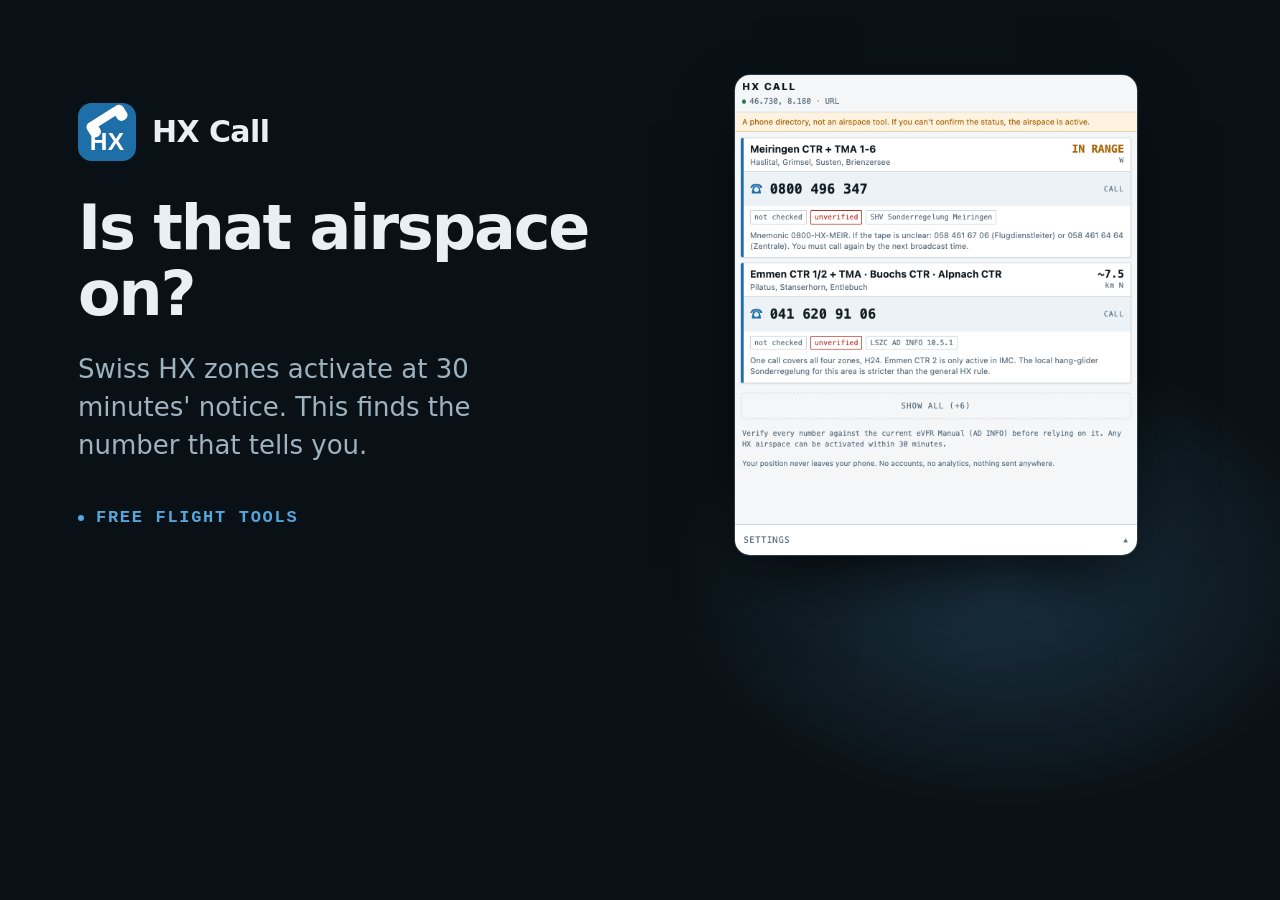
<file: tools/og-card.html>
<!DOCTYPE html>
<html lang="en">
<head>
<meta charset="utf-8">
<title>HX Call: social preview card</title>
<!-- ══════════════════════════════════════════════════════════════════════
     Generates og-hxcall.png, the 1200x630 image chat apps show when the
     link is pasted. Build-time only: nothing in the shipped pages loads
     this, and it is deliberately NOT in sw.js's precache. A scraper-only
     image has no business in a cache that exists to work at 3000 m.

     Two commands, from the repo root, with a server already running:

       CH="/Applications/Google Chrome.app/Contents/MacOS/Google Chrome"

       # 1. the screenshot, at the exact aspect the frame below expects.
       #    --window-size IS the crop: it captures the top of the page.
       #    Do NOT crop afterwards with `sips -c`, which crops from the
       #    CENTRE, which silently lops the header off and cost an hour.
       "$CH" --headless=new --virtual-time-budget=9000 \
             --window-size=560,668 --screenshot=tools/og-shot.png \
             "http://localhost:8080/app.html?lat=46.73&lng=8.18&size=0&theme=light"

       # 2. the card
       "$CH" --headless=new --virtual-time-budget=5000 \
             --window-size=1200,630 --screenshot=og-hxcall.png \
             "http://localhost:8080/tools/og-card.html"

     The position above puts Meiringen IN RANGE and Emmen ~7.5 km away, so the
     card shows two real entries with numbers rather than an empty list.
     Zones still tagged `unverified` will show that tag. Leave it: a
     preview that hides the tag would be advertising something the app
     itself is careful to admit.

     `theme=light` is PINNED, not incidental. Without it the capture
     follows the laptop's appearance setting, so the same command gives
     a light card by day and a dark one after dark. The card ground is
     dark either way; a light screenshot is what gives it contrast.
     ═══════════════════════════════════════════════════════════════════ -->
<style>
  @page{margin:0}
  *{box-sizing:border-box;margin:0}
  body{
    width:1200px;height:630px;overflow:hidden;
    background:#0A1116;color:#E8F0F5;display:flex;
    font-family:system-ui,-apple-system,"Segoe UI",Roboto,sans-serif;
  }
  .l{flex:1;padding:74px 0 74px 78px;display:flex;flex-direction:column;justify-content:center}
  .brand{display:flex;align-items:center;gap:16px;margin-bottom:34px}
  .brand .nm{font-size:30px;font-weight:700;letter-spacing:-.02em}
  h1{font-size:62px;line-height:1.07;letter-spacing:-.034em;font-weight:700;max-width:13ch}
  p{margin-top:24px;font-size:26px;line-height:1.45;color:#9FB2C0;max-width:24ch}
  .foot{
    margin-top:44px;display:flex;align-items:center;gap:12px;
    font:600 17px ui-monospace,monospace;letter-spacing:.1em;text-transform:uppercase;color:#54A6DC;
  }
  .foot span{width:6px;height:6px;border-radius:50%;background:#54A6DC}
  .r{width:466px;position:relative;display:flex;align-items:center;padding-right:62px}
  /* height:auto with a source cropped to the same aspect. object-fit:cover
     here scaled to fill and cropped the sides off instead. */
  .r .shot{
    width:100%;border-radius:16px;border:1px solid #2A3B48;overflow:hidden;
    box-shadow:0 30px 70px -20px rgba(0,0,0,.9);position:relative;z-index:1;line-height:0;
  }
  .r .shot img{display:block;width:100%;height:auto}
  .glow{
    position:absolute;inset:auto -140px -180px -60px;height:460px;
    background:radial-gradient(closest-side,rgba(84,166,220,.22),transparent);
  }
</style>
</head>
<body>
<div class="l">
  <div class="brand">
    <!-- The handset from icon.svg, on a ridge. No "HX" lettering: text in an
         icon is unreadable at 48 px, and the ridge is what says Swiss
         without borrowing a cross that would imply official endorsement. -->
    <!-- THE SAME ART AS icon.svg, and it must stay that way: this card is the
         first thing anyone sees of the tool in a chat app, so a stale logo
         here is a different product as far as a reader is concerned. It used
         to carry a ridge borrowed from the old family mark, which this tool
         never had. The trailing translate(0 -24) centres the handset before
         it is rotated: its own box is 248x96 centred on (0,24), so rotating
         about the origin throws it off the tile. -->
    <svg width="58" height="58" viewBox="0 0 64 64" aria-hidden="true">
      <rect width="64" height="64" rx="15" fill="#1E6FA8"/>
      <g transform="translate(32 20) rotate(-32) scale(.19) translate(0 -24)" fill="#fff">
        <rect x="-96" y="-24" width="192" height="48" rx="24"/>
        <rect x="-124" y="-24" width="66" height="96" rx="30"/>
        <rect x="58" y="-24" width="66" height="96" rx="30"/>
      </g>
      <text x="32" y="52" text-anchor="middle" fill="#fff"
            font-family="Helvetica Neue,Helvetica,Arial,sans-serif"
            font-size="27" font-weight="700" letter-spacing="0.25">HX</text>
    </svg>
    <div class="nm">HX Call</div>
  </div>
  <h1>Is that airspace on?</h1>
  <p>Swiss HX zones activate at 30 minutes' notice. This finds the number that tells you.</p>
  <div class="foot"><span></span>Free Flight Tools</div>
</div>
<div class="r">
  <div class="glow"></div>
  <div class="shot"><img src="og-shot.png" alt=""></div>
</div>
</body>
</html>
</file>
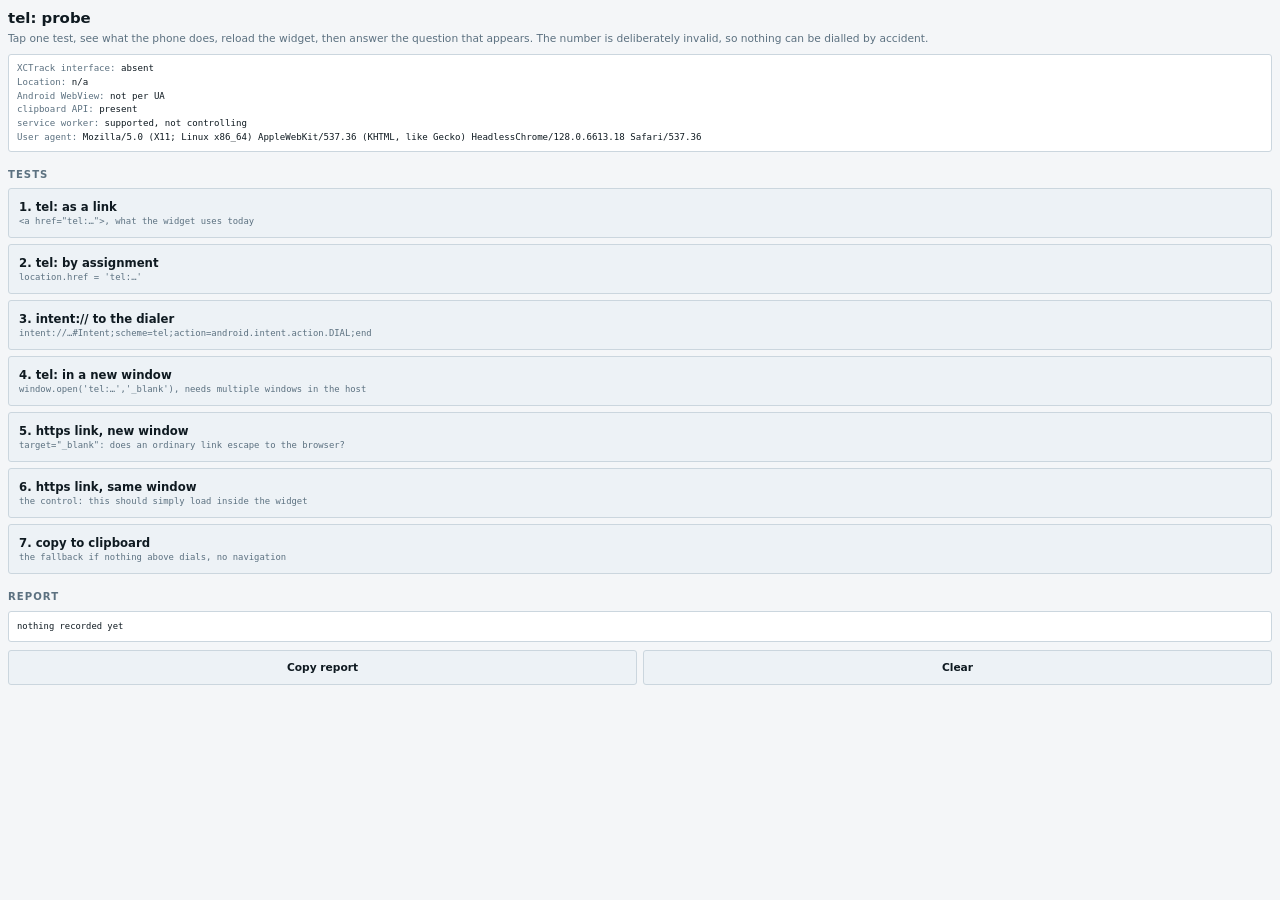
<file: tools/tel-probe.html>
<!DOCTYPE html>
<html lang="en">
<head>
<meta charset="utf-8">
<meta name="viewport" content="width=device-width,initial-scale=1,viewport-fit=cover">
<title>HX Call: tel: probe</title>
<link rel="stylesheet" href="../hx/base.css">
<style>
/* ── Diagnostic tool, not part of the app ──────────────────────────────
   Load it as an XCTrack Web page widget and work down the list. Several
   of these tests navigate the widget away from this page, so every result
   is written to localStorage *before* the attempt is made and read back
   on the next load. Reload the widget after each test.

   Delete this file once the tel: question is settled.                   */

body{background:var(--ink);padding:8px 8px 30px;font-size:calc(13px * var(--scale))}
h1{margin:0 0 2px;font-size:1.15em}
h2{margin:16px 0 6px;font-size:.78em;letter-spacing:.1em;text-transform:uppercase;color:var(--dim)}
p{margin:0 0 8px;color:var(--dim);font-size:.82em;line-height:1.45}

.env{
  background:var(--panel);border:1px solid var(--rule);border-radius:3px;
  padding:7px 8px;font-family:var(--mono);font-size:.7em;line-height:1.5;
  color:var(--fg);word-break:break-all;
}
.env b{color:var(--dim);font-weight:400}

.t{
  display:block;width:100%;margin:0 0 6px;padding:11px 10px;text-align:left;
  background:var(--panel-hi);border:1px solid var(--rule);border-radius:3px;
  color:var(--fg);font:600 .9em var(--sans);text-decoration:none;
}
.t small{display:block;margin-top:2px;font-family:var(--mono);font-weight:400;
  font-size:.76em;color:var(--dim);word-break:break-all}

#ask{
  background:var(--amber-bg);border:1px solid var(--amber-line);border-radius:3px;
  padding:9px;margin:0 0 12px;
}
#ask p{color:var(--amber);margin:0 0 8px;font-weight:600;font-size:.85em}
#ask button{
  display:block;width:100%;margin:0 0 5px;padding:10px;
  background:var(--panel);border:1px solid var(--amber-line);border-radius:3px;
  color:var(--fg);font:600 .85em var(--sans);
}
#log{
  margin:0;padding:8px;background:var(--panel);border:1px solid var(--rule);
  border-radius:3px;font-family:var(--mono);font-size:.68em;line-height:1.55;
  color:var(--fg);white-space:pre-wrap;word-break:break-all;
}
.row{display:flex;gap:6px;margin-top:8px}
.row button{
  flex:1;padding:10px;background:var(--panel-hi);border:1px solid var(--rule);
  border-radius:3px;color:var(--fg);font:600 .82em var(--sans);
}
</style>
</head>
<body>

<h1>tel: probe</h1>
<p>Tap one test, see what the phone does, reload the widget, then answer the
question that appears. The number is deliberately invalid, so nothing can be
dialled by accident.</p>

<div class="env" id="env"></div>

<div id="ask" hidden></div>

<h2>Tests</h2>
<div id="tests"></div>

<h2>Report</h2>
<pre id="log"></pre>
<div class="row">
  <button type="button" id="copy">Copy report</button>
  <button type="button" id="clear">Clear</button>
</div>

<script>
"use strict";

/* An invalid number: +41 followed by zeros is not routable, so even a host
   that fires ACTION_CALL instead of ACTION_DIAL cannot connect anything. */
const NUM = "+41000000000";
const KEY = "hxTelProbe";

const TESTS = [
  {id:"anchor-tel",   kind:"a",   href:"tel:" + NUM,
   label:"1. tel: as a link",     note:'<a href="tel:…">, what the widget uses today'},
  {id:"assign-tel",   kind:"btn", label:"2. tel: by assignment",
   note:"location.href = 'tel:…'", go:function(){ location.href = "tel:" + NUM; }},
  {id:"intent-dial",  kind:"btn", label:"3. intent:// to the dialer",
   note:"intent://…#Intent;scheme=tel;action=android.intent.action.DIAL;end",
   go:function(){
     location.href = "intent://" + NUM +
       "#Intent;scheme=tel;action=android.intent.action.DIAL;end";
   }},
  {id:"open-tel",     kind:"btn", label:"4. tel: in a new window",
   note:"window.open('tel:…','_blank'), needs multiple windows in the host",
   go:function(){ window.open("tel:" + NUM, "_blank"); }},
  {id:"blank-https",  kind:"a",   href:"../index.html", target:"_blank",
   label:"5. https link, new window",
   note:'target="_blank": does an ordinary link escape to the browser?'},
  {id:"plain-https",  kind:"a",   href:"../index.html",
   label:"6. https link, same window",
   note:"the control: this should simply load inside the widget"},
  {id:"clipboard",    kind:"btn", label:"7. copy to clipboard",
   note:"the fallback if nothing above dials, no navigation",
   go:function(done){
     const write = function(ok, how){ done(ok ? "copied via " + how : "both methods failed"); };
     if (navigator.clipboard && navigator.clipboard.writeText){
       navigator.clipboard.writeText(NUM).then(function(){ write(true, "navigator.clipboard"); },
                                              function(){ legacy(); });
     } else legacy();
     function legacy(){
       try {
         const ta = document.createElement("textarea");
         ta.value = NUM; ta.style.position = "fixed"; ta.style.opacity = "0";
         document.body.appendChild(ta); ta.focus(); ta.select();
         const ok = document.execCommand("copy");
         document.body.removeChild(ta);
         write(ok, "execCommand");
       } catch(e){ write(false); }
     }
   }}
];

const OUTCOMES = ["Dialer opened", "Error page", "Browser opened",
                  "Nothing happened", "Something else"];

/* ── log, kept across the navigations these tests cause ────────────── */

function read(){
  try { return JSON.parse(localStorage.getItem(KEY) || "[]"); } catch(e){ return []; }
}
function write(l){
  try { localStorage.setItem(KEY, JSON.stringify(l)); } catch(e){}
}
function stamp(){
  const d = new Date();
  return ("0" + d.getHours()).slice(-2) + ":" + ("0" + d.getMinutes()).slice(-2) +
         ":" + ("0" + d.getSeconds()).slice(-2);
}

function begin(id){                       // written *before* we navigate away
  const l = read();
  l.push({id:id, at:stamp(), outcome:null});
  write(l);
}
function finish(outcome){
  const l = read();
  for (let i = l.length - 1; i >= 0; i--)
    if (!l[i].outcome){ l[i].outcome = outcome; break; }
  write(l);
  render();
}

/* ── environment ──────────────────────────────────────────────────── */

const env = [
  ["XCTrack interface", typeof XCTrack !== "undefined" ? "present" : "absent"],
  ["Location", (function(){
      try { return typeof XCTrack !== "undefined" ? String(XCTrack.getLocation()).slice(0, 60) : "n/a"; }
      catch(e){ return "threw: " + e.message; }
    })()],
  ["Android WebView", / wv\)/.test(navigator.userAgent) ? "yes (UA says wv)" : "not per UA"],
  ["clipboard API", navigator.clipboard && navigator.clipboard.writeText ? "present" : "absent"],
  ["service worker", navigator.serviceWorker
      ? (navigator.serviceWorker.controller ? "controlling" : "supported, not controlling")
      : "absent"],
  ["User agent", navigator.userAgent]
];
document.getElementById("env").innerHTML = env.map(function(e){
  return "<b>" + e[0] + ":</b> " + String(e[1]).replace(/&/g, "&amp;").replace(/</g, "&lt;");
}).join("<br>");

/* ── tests ────────────────────────────────────────────────────────── */

const tests = document.getElementById("tests");
for (const t of TESTS){
  let el;
  if (t.kind === "a"){
    el = document.createElement("a");
    el.href = t.href;
    if (t.target) el.target = t.target;
    el.addEventListener("click", function(){ begin(t.id); });
  } else {
    el = document.createElement("button");
    el.type = "button";
    el.addEventListener("click", function(){
      begin(t.id);
      t.go(function(result){          // non-navigating tests report inline
        finish(result);
      });
    });
  }
  el.className = "t";
  el.innerHTML = "";
  el.appendChild(document.createTextNode(t.label));
  const s = document.createElement("small");
  s.textContent = t.note;                 // notes contain literal markup
  el.appendChild(s);
  tests.appendChild(el);
}

/* ── the question after a test that navigated away ────────────────── */

function render(){
  const l = read();

  const ask = document.getElementById("ask");
  const open = l.length && !l[l.length - 1].outcome ? l[l.length - 1] : null;
  ask.innerHTML = "";
  ask.hidden = !open;
  if (open){
    const p = document.createElement("p");
    p.textContent = "You ran “" + open.id + "”. What did the phone do?";
    ask.appendChild(p);
    for (const o of OUTCOMES){
      const b = document.createElement("button");
      b.type = "button"; b.textContent = o;
      b.addEventListener("click", function(){ finish(o); });
      ask.appendChild(b);
    }
  }

  document.getElementById("log").textContent = l.length
    ? l.map(function(e){
        return e.at + "  " + e.id + "  →  " + (e.outcome || "awaiting answer");
      }).join("\n")
    : "nothing recorded yet";
}

document.getElementById("clear").addEventListener("click", function(){
  write([]); render();
});

document.getElementById("copy").addEventListener("click", function(){
  const text = "HX Call tel: probe\n" +
    env.map(function(e){ return e[0] + ": " + e[1]; }).join("\n") +
    "\n\n" + document.getElementById("log").textContent;
  const ta = document.createElement("textarea");
  ta.value = text; ta.style.position = "fixed"; ta.style.opacity = "0";
  document.body.appendChild(ta); ta.focus(); ta.select();
  try { document.execCommand("copy"); } catch(e){}
  document.body.removeChild(ta);
  this.textContent = "Copied";
  const btn = this;
  setTimeout(function(){ btn.textContent = "Copy report"; }, 1500);
});

render();
</script>
</body>
</html>
</file>
<file: hx/base.css>
/* ══════════════════════════════════════════════════════════════════════
   HX CALL: shared tokens and primitives.
   Page-specific layout stays inline in each page.

   Theme: light by default, dark when the phone asks for it, forced by
   <html data-theme="dark|light"> which HX.applyTheme() sets from ?theme=.
   --scale is set from ?size=, which maps 0-100 to 0.85-1.35 with the default
   of 50 landing on 1.1. Same curve and same default as Windmap, so a given
   `size` means the same thing in both tools. See hx/core.js applyTheme().
   ══════════════════════════════════════════════════════════════════ */

:root{
  --scale:1;

  /* light */
  --ink:#F4F6F8;
  --panel:#FFFFFF;
  --panel-hi:#EDF2F6;
  --rule:#CBD6DE;
  --fg:#0F1A21;
  --dim:#5C7180;
  --chart:#1E6FA8;
  --amber:#A96608;
  /* Emphasis INSIDE an amber panel, and it has to move with the theme. A
     hardcoded dark-theme tint put a safety warning's bold text at roughly no
     contrast on the light background, i.e. the emphasised words were the
     least legible ones in the box. Found and fixed on the Windmap pages
     first; this is the same token. */
  --amber-str:#6E4103;
  --red:#B3271C;
  --green:#22794B;
  --amber-bg:#FDF3E0;
  --amber-line:#E8CFA0;
  --shadow:0 1px 2px rgba(15,26,33,.10);

  --mono:ui-monospace,"Roboto Mono",monospace;
  --sans:system-ui,-apple-system,"Segoe UI",Roboto,sans-serif;
}

@media (prefers-color-scheme: dark){
  :root:not([data-theme="light"]){
    --ink:#0A1116;
    --panel:#151F27;
    --panel-hi:#1D2B36;
    --rule:#2A3B48;
    --fg:#E8F0F5;
    --dim:#7B909F;
    --chart:#54A6DC;
    --amber:#E9A33C;
    --amber-str:#F6D9A8;
    --red:#D6483C;
    --green:#4FB477;
    --amber-bg:#241A0B;
    --amber-line:#3D2C10;
    --shadow:none;
  }
}

[data-theme="dark"]{
  --ink:#0A1116;
  --panel:#151F27;
  --panel-hi:#1D2B36;
  --rule:#2A3B48;
  --fg:#E8F0F5;
  --dim:#7B909F;
  --chart:#54A6DC;
  --amber:#E9A33C;
  --amber-str:#F6D9A8;
  --red:#D6483C;
  --green:#4FB477;
  --amber-bg:#241A0B;
  --amber-line:#3D2C10;
  --shadow:none;
}

*{box-sizing:border-box;-webkit-tap-highlight-color:transparent}

/* The pages hide elements with the `hidden` property, which the browser
   applies as a low-priority [hidden]{display:none}. Any author rule that
   sets `display`, such as an id selector or `all:unset`, silently outranks it
   and the element stays on screen. Restate it here so `hidden` always wins. */
[hidden]{display:none !important}

html,body{
  margin:0;
  color:var(--fg);
  /* 1.4, matching Windmap. It was 1.35, which left h1 and every inheriting
     block ~4% tighter than the sibling tool for no reason a reader could see.
     Safe to change: widget.html sets its own line-height on every text element
     (1.1 / 1 / 1.1) and app.html does the same on most of its. */
  font:400 calc(14px * var(--scale))/1.4 var(--sans);
}

a{color:var(--chart)}

/* Anything clickable should look it once there is a cursor to show. */
button,summary{cursor:pointer}

/* Pointer feedback, page by page below this file, follows two rules:

   Hover is gated behind (hover:hover) and (pointer:fine). On a touch screen
   :hover fires on tap and then sticks until you tap something else, leaving
   a button lit long after you used it. XCTrack's WebView reports a coarse
   pointer, so the widget never sees these rules at all.

   :active is not gated: the tap-highlight reset above removes the platform's
   own press feedback, so it is the only confirmation a finger gets. */

/* status dot, used by both pages */
.led{
  display:inline-block;width:.5em;height:.5em;border-radius:50%;
  background:var(--dim);margin-right:.45em;vertical-align:middle;flex:none;
}
.led.ok{background:var(--green)}
.led.wait{background:var(--amber)}
.led.err{background:var(--red)}

/* small monospace label */
.tag{
  padding:2px 5px;border:1px solid var(--rule);border-radius:2px;
  font-family:var(--mono);font-size:.72em;color:var(--dim);white-space:nowrap;
}
.tag.fresh{color:var(--green);border-color:currentColor}
.tag.due{color:var(--amber);border-color:currentColor}
.tag.unver{color:var(--red);border-color:currentColor}

:focus-visible{outline:2px solid var(--chart);outline-offset:2px}
</file>
